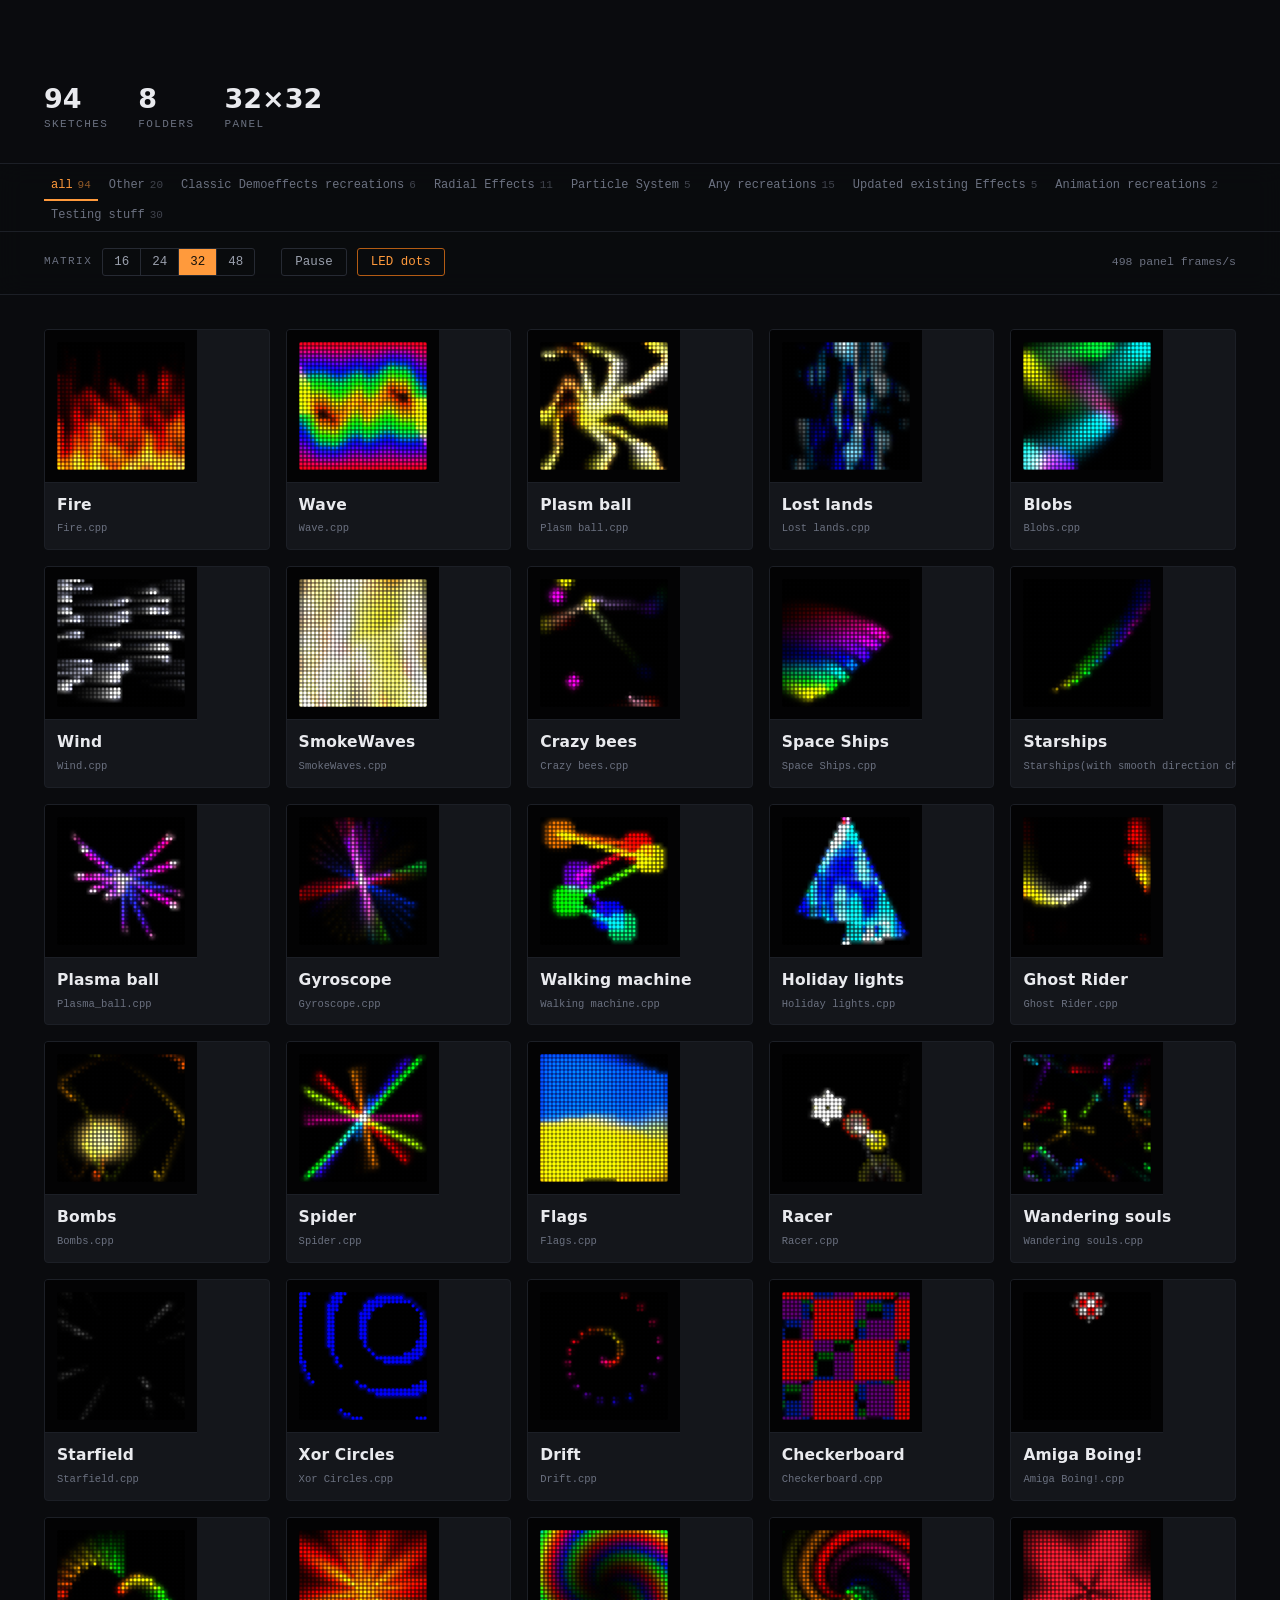
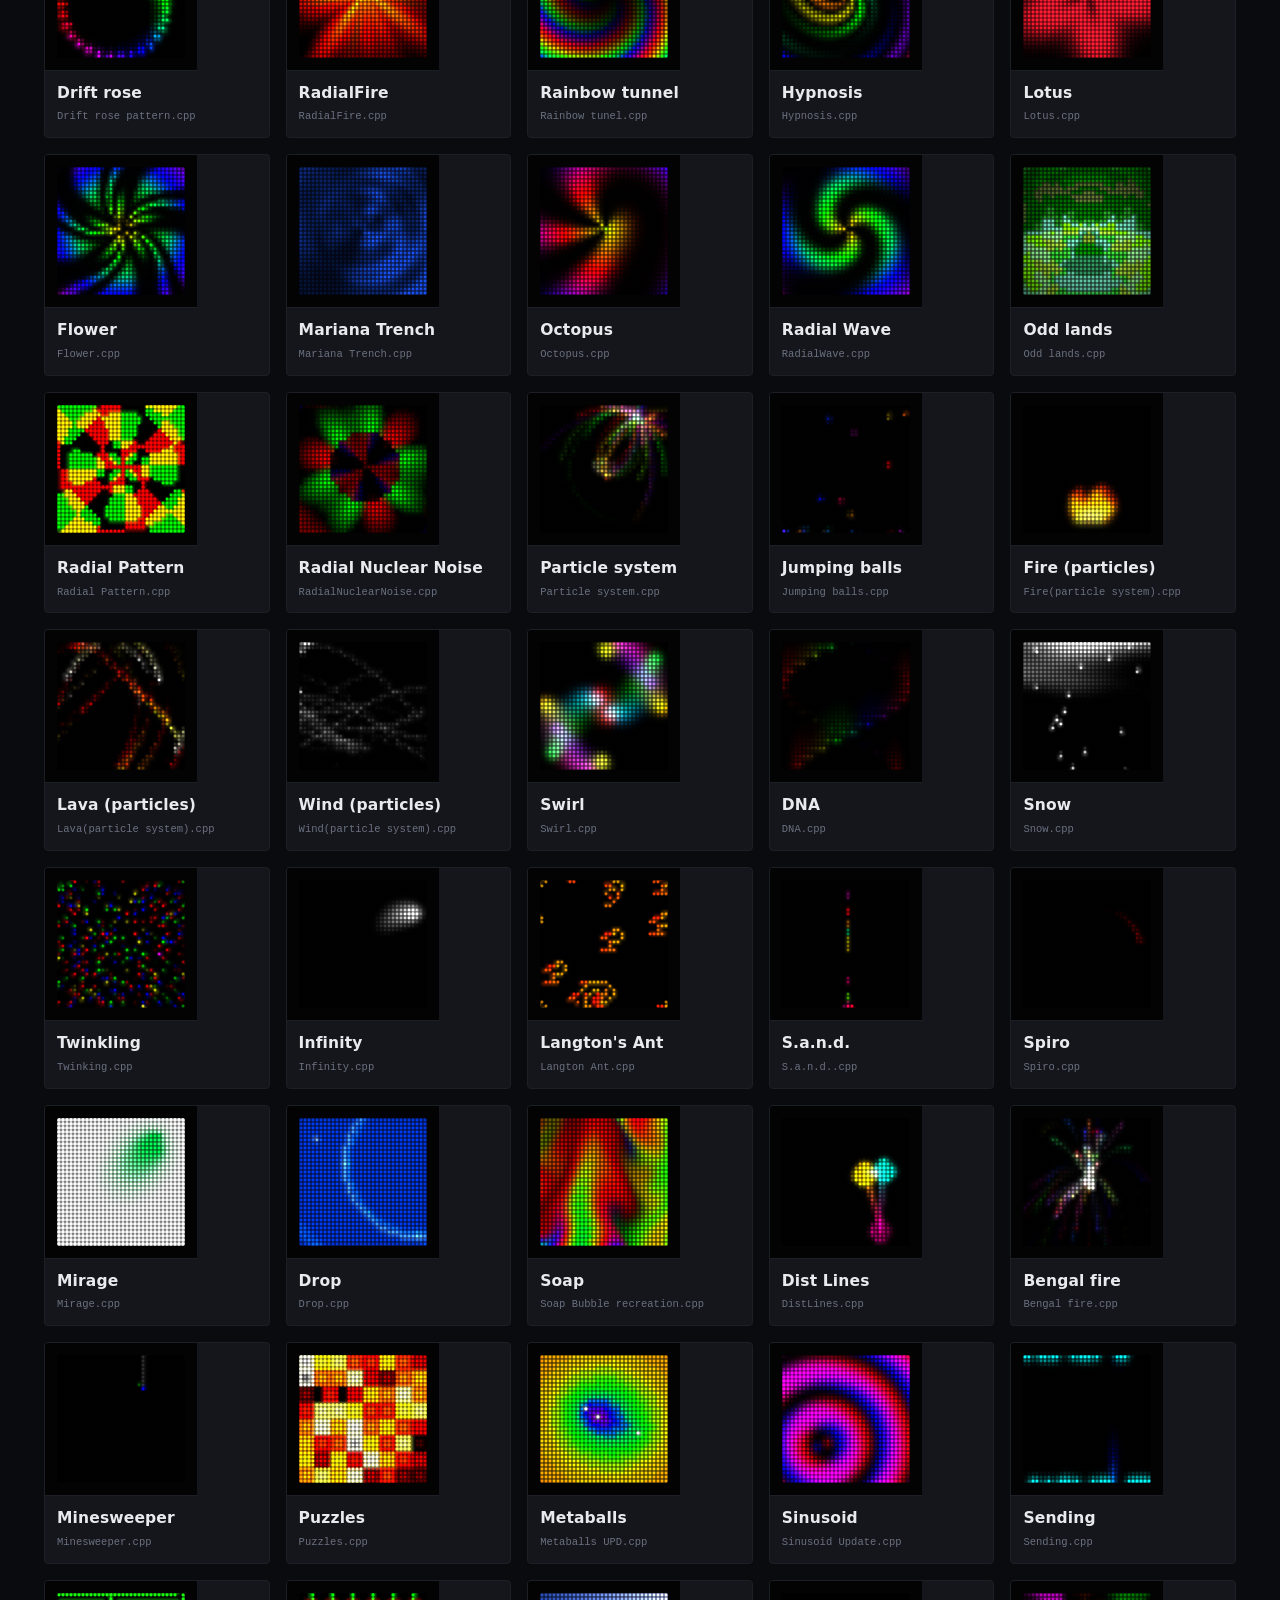
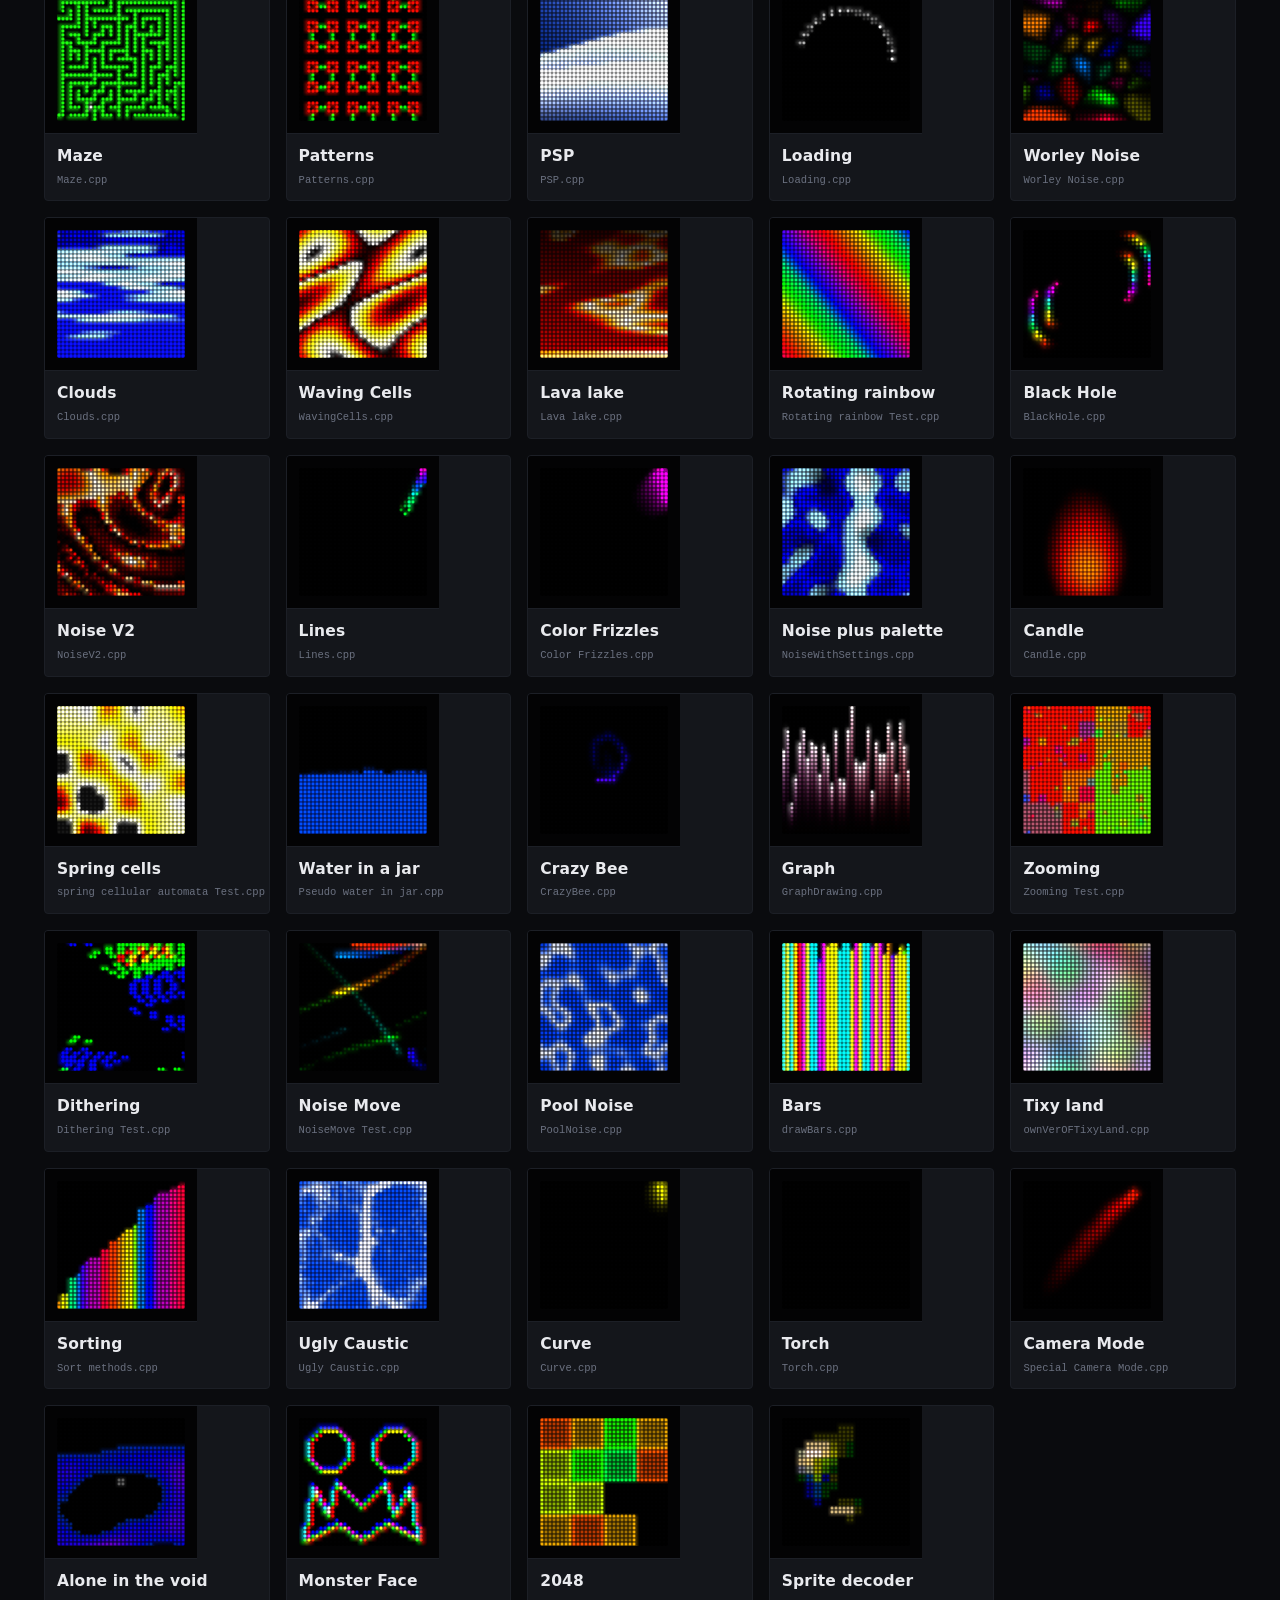
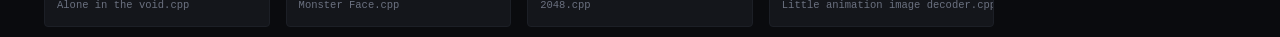
<file: docs/index.html>
<!doctype html>
<html lang="en">
<head>
<meta charset="utf-8">
<meta name="viewport" content="width=device-width, initial-scale=1">
<title>Soulmatelights Sketchbook</title>
<link rel="stylesheet" href="style.css">
</head>
<body>
<header class="masthead wrap">
  <dl class="stats">
    <div><dt>Sketches</dt><dd id="stat-count">94</dd></div>
    <div><dt>Folders</dt><dd id="stat-folders">8</dd></div>
    <div><dt>Panel</dt><dd id="stat-panel">32×32</dd></div>
  </dl>
</header>

<div class="toolbar">
  <div class="wrap dirs" id="dirs"></div>
  <div class="wrap controls">
    <div class="field">
      <span>Matrix</span>
      <div class="seg" id="sizes">
        <button type="button" data-n="16" aria-pressed="false">16</button>
        <button type="button" data-n="24" aria-pressed="false">24</button>
        <button type="button" data-n="32" aria-pressed="true">32</button>
        <button type="button" data-n="48" aria-pressed="false">48</button>
      </div>
    </div>
    <div class="field">
      <button type="button" class="btn" id="play" aria-pressed="false">Pause</button>
      <button type="button" class="btn" id="led" aria-pressed="true">LED dots</button>
    </div>
    <div class="spacer"></div>
    <p class="fps" id="fps">&nbsp;</p>
  </div>
</div>

<main class="wall wrap" id="wall"></main>

<dialog class="detail" id="detail">
  <div class="detail-head">
    <div>
      <h2 id="d-name"></h2>
      <p id="d-note"></p>
    </div>
    <div class="spacer"></div>
    <button type="button" class="btn" id="d-close">Close</button>
  </div>
  <div class="detail-body">
    <div class="stage">
      <div class="screen"><canvas id="d-canvas"></canvas></div>
      <div class="params" id="d-params" hidden>
        <div class="params-head">
          <span>Settings</span>
          <button type="button" class="btn tiny" id="d-reset">Reset</button>
        </div>
        <div id="d-fields"></div>
      </div>
    </div>
    <div class="src">
      <div class="src-head">
        <span id="d-path"></span>
        <a id="d-link" href="#" target="_blank" rel="noopener">View on GitHub &#8599;</a>
      </div>
      <pre id="d-src"><code id="d-code"></code></pre>
    </div>
  </div>
</dialog>

<script src="fastled.js"></script>
<script src="effects.js"></script>
<script src="sources.js"></script>
<script src="app.js"></script>
</body>
</html>
</file>
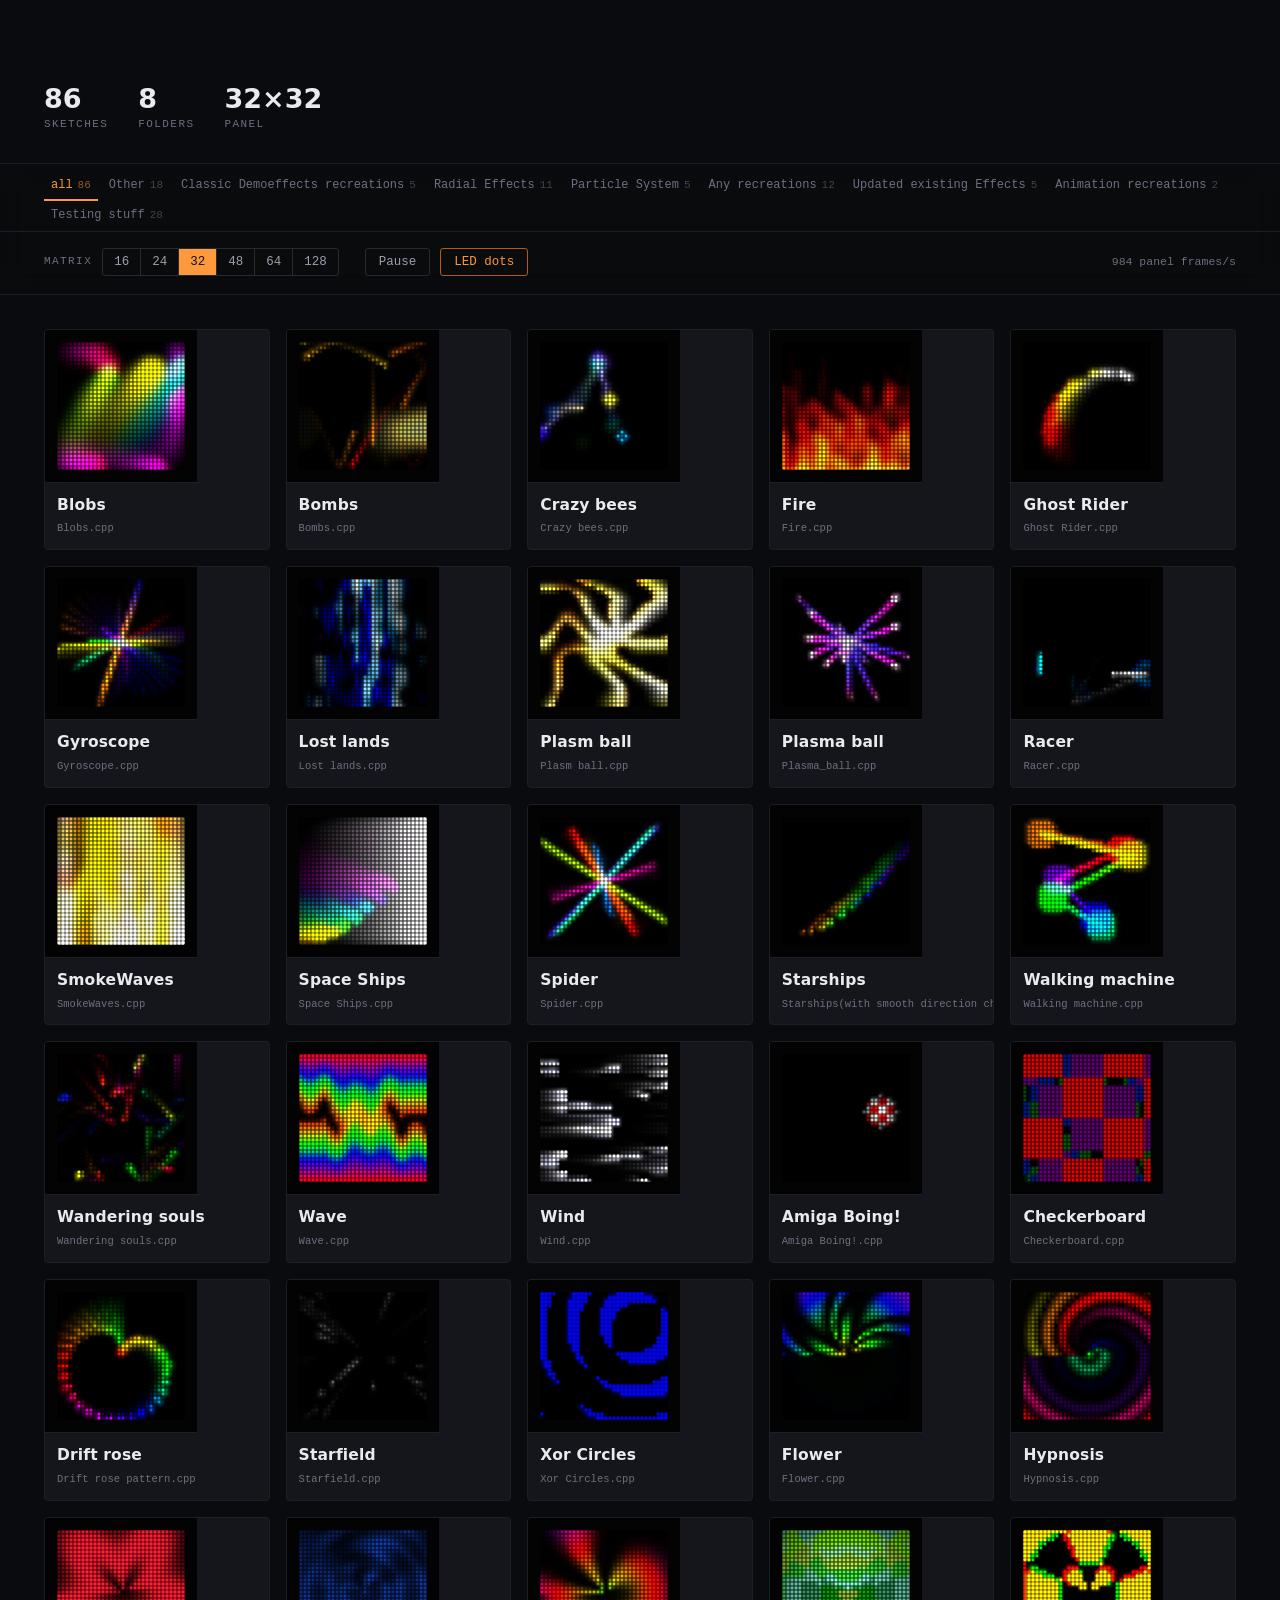
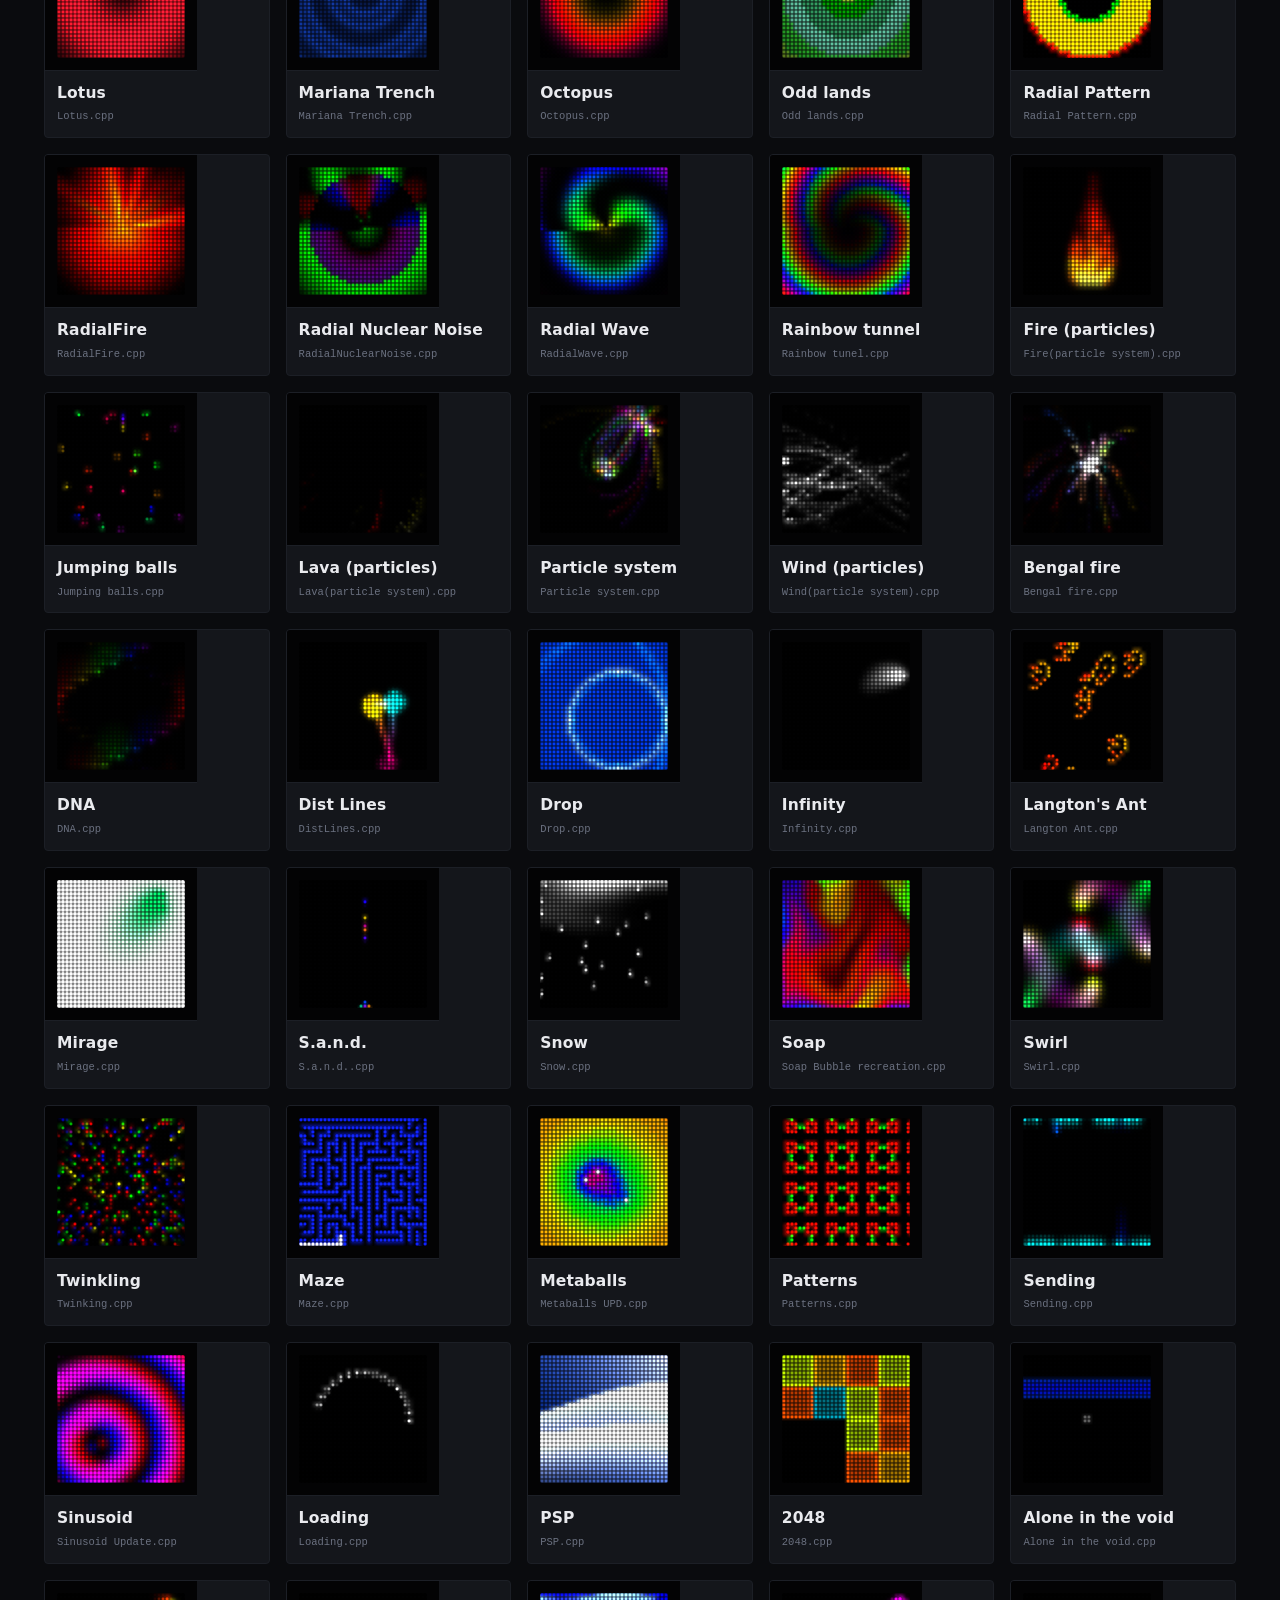
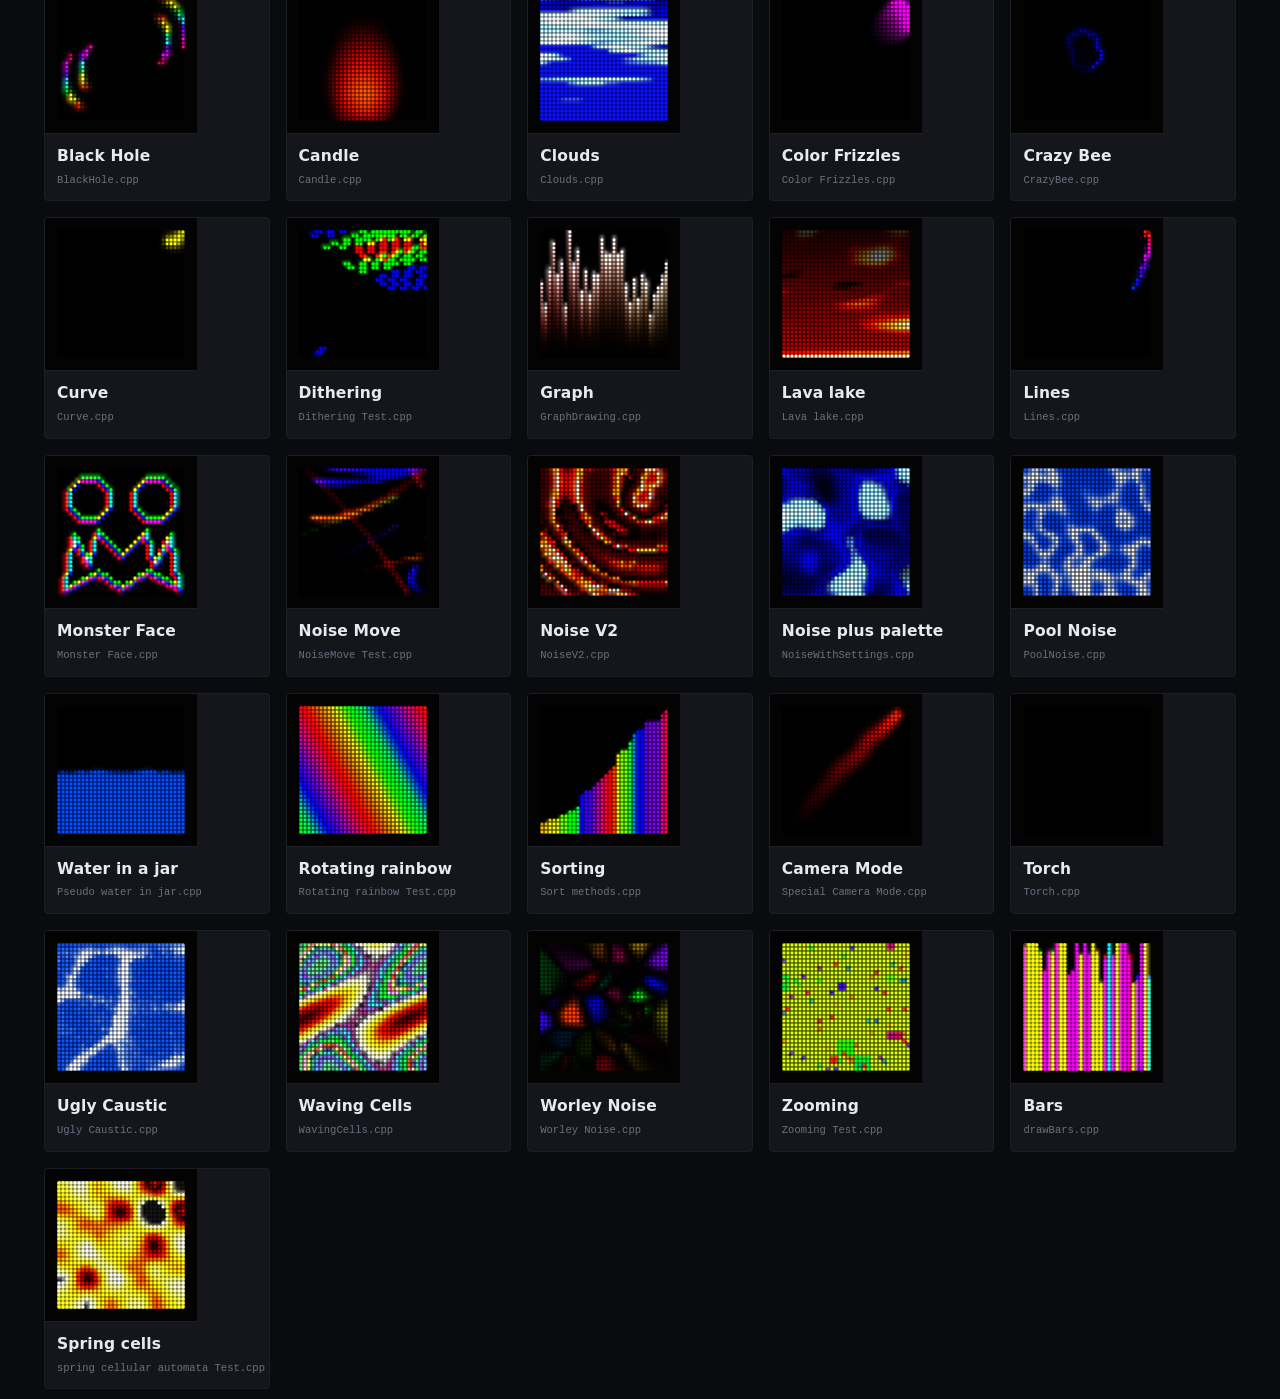
<file: docs/wasm.html>
<!doctype html>
<html lang="en">
<head>
<meta charset="utf-8">
<meta name="viewport" content="width=device-width, initial-scale=1">
<title>Soulmatelights Sketchbook - compiled</title>
<link rel="stylesheet" href="style.css">
</head>
<body>
<header class="masthead wrap">
  <dl class="stats">
    <div><dt>Sketches</dt><dd id="stat-count">94</dd></div>
    <div><dt>Folders</dt><dd id="stat-folders">8</dd></div>
    <div><dt>Panel</dt><dd id="stat-panel">32×32</dd></div>
  </dl>
</header>

<div class="toolbar">
  <div class="wrap dirs" id="dirs"></div>
  <div class="wrap controls">
    <div class="field">
      <span>Matrix</span>
      <div class="seg" id="sizes">
        <button type="button" data-n="16" aria-pressed="false">16</button>
        <button type="button" data-n="24" aria-pressed="false">24</button>
        <button type="button" data-n="32" aria-pressed="true">32</button>
        <button type="button" data-n="48" aria-pressed="false">48</button>
        <button type="button" data-n="64" aria-pressed="false">64</button>
        <button type="button" data-n="128" aria-pressed="false">128</button>
      </div>
    </div>
    <div class="field">
      <button type="button" class="btn" id="play" aria-pressed="false">Pause</button>
      <button type="button" class="btn" id="led" aria-pressed="true">LED dots</button>
    </div>
    <div class="spacer"></div>
    <p class="fps" id="fps">&nbsp;</p>
  </div>
</div>

<main class="wall wrap" id="wall"></main>

<dialog class="detail" id="detail">
  <div class="detail-head">
    <div>
      <h2 id="d-name"></h2>
      <p id="d-note"></p>
    </div>
    <div class="spacer"></div>
    <button type="button" class="btn" id="d-close">Close</button>
  </div>
  <div class="detail-body">
    <div class="stage">
      <div class="screen"><canvas id="d-canvas"></canvas></div>
      <div class="params" id="d-params" hidden>
        <div class="params-head">
          <span>Settings</span>
          <button type="button" class="btn tiny" id="d-reset">Reset</button>
        </div>
        <div id="d-fields"></div>
      </div>
    </div>
    <div class="src">
      <div class="src-head">
        <span id="d-path"></span>
        <a id="d-link" href="#" target="_blank" rel="noopener">View on GitHub &#8599;</a>
      </div>
      <pre id="d-src"><code id="d-code"></code></pre>
    </div>
  </div>
</dialog>

<script src="labels.js"></script>
<script src="wasm-effects.js"></script>
<script src="sources.js"></script>
<script src="wasm-app.js"></script>
</body>
</html>
</file>
<file: docs/style.css>
/* Soulmate Sketchbook — a wall of LED panels in a dark workshop.
   Deliberately single-theme: these effects are emissive, they only
   read against a dark ground. Every colour is painted explicitly. */
:root {
  --ground: #0a0b0e;
  --ground-2: #101216;
  --surface: #14161b;
  --surface-2: #191c22;
  --line: #262a33;
  --line-soft: #1c1f26;
  --ink: #e9eaee;
  --ink-dim: #9aa0ad;
  --ink-faint: #6b7180;
  --ember: #ff9a3c;
  --ember-deep: #b35c14;
  --ember-glow: rgba(255, 154, 60, 0.16);
  --display: "Chakra Petch", "Segoe UI", system-ui, sans-serif;
  --body: "IBM Plex Sans", system-ui, -apple-system, sans-serif;
  --mono: "IBM Plex Mono", ui-monospace, "SFMono-Regular", Menlo, monospace;
  --gut: clamp(18px, 4vw, 44px);
}

* { box-sizing: border-box; }

body {
  margin: 0;
  background:
    radial-gradient(1100px 620px at 78% -12%, rgba(255, 154, 60, 0.07), transparent 62%),
    var(--ground);
  color: var(--ink);
  font-family: var(--body);
  font-size: 16px;
  line-height: 1.6;
  -webkit-font-smoothing: antialiased;
}

.wrap { max-width: 1320px; margin: 0 auto; padding: 0 var(--gut); }

/* ---------------------------------------------------------- masthead */
.masthead {
  display: grid;
  grid-template-columns: minmax(0, 1fr);
  gap: 34px;
  padding-top: clamp(40px, 7vw, 84px);
  padding-bottom: 30px;
}
@media (min-width: 900px) {
  .masthead { grid-template-columns: minmax(0, 1fr) auto; align-items: end; }
}
.eyebrow {
  margin: 0 0 14px;
  font-family: var(--mono);
  font-size: 12px;
  letter-spacing: 0.16em;
  text-transform: uppercase;
  color: var(--ember);
}
.eyebrow span { color: var(--ink-faint); }
h1 {
  margin: 0;
  font-family: var(--display);
  font-weight: 700;
  font-size: clamp(38px, 7.4vw, 76px);
  line-height: 0.95;
  letter-spacing: -0.02em;
  text-wrap: balance;
}
h1 em {
  font-style: normal;
  color: transparent;
  background: linear-gradient(96deg, var(--ember) 8%, #ffd79a 92%);
  -webkit-background-clip: text;
  background-clip: text;
}
.lede {
  margin: 18px 0 0;
  max-width: 60ch;
  color: var(--ink-dim);
  font-size: clamp(15px, 1.5vw, 17.5px);
}
.lede a, .colophon a { color: var(--ink); text-decoration: none; border-bottom: 1px solid var(--ember-deep); }
.lede a:hover, .colophon a:hover { color: var(--ember); border-bottom-color: var(--ember); }

.stats { display: flex; gap: 30px; margin: 0; flex-wrap: wrap; }
@media (max-width: 620px) {
  .stats { display: grid; grid-template-columns: repeat(2, minmax(0, 1fr)); gap: 16px 22px; }
}
.stats div { display: flex; flex-direction: column-reverse; gap: 2px; }
.stats dt {
  font-family: var(--mono);
  font-size: 11px;
  letter-spacing: 0.13em;
  text-transform: uppercase;
  color: var(--ink-faint);
}
.stats dd {
  margin: 0;
  font-family: var(--display);
  font-weight: 600;
  font-size: 27px;
  line-height: 1.1;
  font-variant-numeric: tabular-nums;
}

/* ----------------------------------------------------------- toolbar */
.toolbar {
  position: sticky;
  top: 0;
  z-index: 20;
  background: rgba(10, 11, 14, 0.82);
  backdrop-filter: blur(12px);
  border-top: 1px solid var(--line-soft);
  border-bottom: 1px solid var(--line-soft);
}
.toolbar .wrap {
  display: flex;
  align-items: center;
  gap: 12px 26px;
  flex-wrap: wrap;
  padding-top: 11px;
  padding-bottom: 11px;
}
/* the directory row */
.toolbar .dirs {
  gap: 2px 4px;
  padding-bottom: 0;
  border-bottom: 1px solid var(--line-soft);
  padding-top: 9px;
}
.toolbar .dirs + .controls { padding-top: 9px; }
.dir {
  appearance: none;
  border: 0;
  border-bottom: 2px solid transparent;
  background: transparent;
  color: var(--ink-faint);
  font-family: var(--mono);
  font-size: 12px;
  padding: 5px 7px 7px;
  cursor: pointer;
  white-space: nowrap;
}
.dir b { font-weight: 400; }
.dir i { font-style: normal; opacity: 0.55; margin-left: 5px; font-size: 11px; }
.dir:hover { color: var(--ink); }
.dir[aria-pressed="true"] { color: var(--ember); border-bottom-color: var(--ember); }
.field { display: flex; align-items: center; gap: 10px; }
.field > span {
  font-family: var(--mono);
  font-size: 11px;
  letter-spacing: 0.13em;
  text-transform: uppercase;
  color: var(--ink-faint);
}
.seg { display: flex; border: 1px solid var(--line); border-radius: 3px; overflow: hidden; }
.seg button {
  appearance: none;
  border: 0;
  border-right: 1px solid var(--line);
  background: transparent;
  color: var(--ink-dim);
  font-family: var(--mono);
  font-size: 12.5px;
  padding: 6px 11px;
  cursor: pointer;
  font-variant-numeric: tabular-nums;
}
.seg button:last-child { border-right: 0; }
.seg button:hover { color: var(--ink); background: var(--surface-2); }
.seg button[aria-pressed="true"] { background: var(--ember); color: #16120c; font-weight: 500; }
.btn {
  appearance: none;
  border: 1px solid var(--line);
  border-radius: 3px;
  background: transparent;
  color: var(--ink-dim);
  font-family: var(--mono);
  font-size: 12.5px;
  padding: 6px 13px;
  cursor: pointer;
}
.btn:hover { color: var(--ink); border-color: var(--ember-deep); }
.btn[aria-pressed="true"] { color: var(--ember); border-color: var(--ember-deep); }
.spacer { flex: 1 1 auto; }
.fps { font-family: var(--mono); font-size: 11.5px; color: var(--ink-faint); font-variant-numeric: tabular-nums; }
:focus-visible { outline: 2px solid var(--ember); outline-offset: 2px; }

/* -------------------------------------------------------------- wall */
.wall { padding-top: 34px; padding-bottom: 10px; }
.grid {
  display: grid;
  grid-template-columns: repeat(auto-fill, minmax(196px, 1fr));
  gap: 16px;
}
.module {
  position: relative;
  min-width: 0;
  display: flex;
  flex-direction: column;
  gap: 0;
  padding: 0;
  border: 1px solid var(--line-soft);
  border-radius: 4px;
  background: var(--surface);
  cursor: pointer;
  text-align: left;
  color: inherit;
  font: inherit;
  overflow: hidden;
  transition: border-color 0.18s ease, transform 0.18s ease;
}
.module:hover, .module:focus-visible { border-color: var(--ember-deep); transform: translateY(-2px); }
.module:hover .screen::after { opacity: 1; }
.screen {
  position: relative;
  display: grid;
  place-items: center;
  padding: 12px;
  background: #030304;
  border-bottom: 1px solid var(--line-soft);
}
.screen::after {                       /* glass reflection, on hover only */
  content: "";
  position: absolute;
  inset: 0;
  background: linear-gradient(112deg, rgba(255, 255, 255, 0.05) 0%, transparent 42%);
  opacity: 0;
  transition: opacity 0.18s ease;
  pointer-events: none;
}
.screen canvas { display: block; border-radius: 2px; }
.module .meta { padding: 10px 12px 12px; display: flex; flex-direction: column; gap: 3px; }
.module h3 {
  margin: 0;
  font-family: var(--display);
  font-weight: 600;
  font-size: 15.5px;
  letter-spacing: 0.01em;
}
.module .path {
  margin: 0;
  font-family: var(--mono);
  font-size: 10.5px;
  color: var(--ink-faint);
  white-space: nowrap;
  overflow: hidden;
  text-overflow: ellipsis;
}

/* ------------------------------------------------------------ detail */
dialog.detail {
  width: min(1120px, calc(100vw - 28px));
  max-height: calc(100vh - 28px);
  padding: 0;
  border: 1px solid var(--line);
  border-radius: 5px;
  background: var(--ground-2);
  color: var(--ink);
  overflow: hidden;
}
dialog.detail::backdrop { background: rgba(4, 5, 7, 0.82); }
.detail-head {
  display: flex;
  align-items: flex-start;
  gap: 18px;
  padding: 18px 20px 16px;
  border-bottom: 1px solid var(--line-soft);
}
.detail-head h2 {
  margin: 0;
  font-family: var(--display);
  font-weight: 700;
  font-size: 25px;
  letter-spacing: -0.01em;
}
.detail-head p { margin: 3px 0 0; color: var(--ink-dim); font-size: 14px; }
.detail-body { display: grid; grid-template-columns: minmax(0, 1fr); }
@media (min-width: 860px) {
  .detail-body { grid-template-columns: auto minmax(0, 1fr); }
}
.stage { display: flex; flex-direction: column; min-width: 0; border-right: 1px solid var(--line-soft); }
.detail-body .screen { border-bottom: 1px solid var(--line-soft); padding: 22px; }

/* ---------------------------------------------------------- settings */
/* the sketch's #defines and tuning globals, editable while it runs */
.params {
  padding: 14px 20px 18px;
  overflow-y: auto;
  max-height: min(34vh, 300px);
}
.params[hidden] { display: none; }
.params-head {
  display: flex;
  align-items: center;
  gap: 12px;
  margin-bottom: 12px;
  font-family: var(--mono);
  font-size: 10.5px;
  letter-spacing: 0.14em;
  text-transform: uppercase;
  color: var(--ink-faint);
}
.params-head .btn.tiny { margin-left: auto; padding: 3px 9px; font-size: 10.5px; }
#d-fields { display: grid; gap: 11px; min-width: 230px; }
.param { display: grid; grid-template-columns: minmax(0, 1fr) auto; gap: 3px 10px; align-items: baseline; }
.param > label { font-size: 12.5px; color: var(--ink-dim); }
.param > output {
  font-family: var(--mono);
  font-size: 11.5px;
  color: var(--ember);
  font-variant-numeric: tabular-nums;
}
.param > .wide { grid-column: 1 / -1; }
.param input[type="range"] {
  -webkit-appearance: none;
  appearance: none;
  width: 100%;
  height: 3px;
  margin: 4px 0 0;
  border-radius: 2px;
  background: var(--line);
  accent-color: var(--ember);
  cursor: pointer;
}
.param input[type="range"]::-webkit-slider-thumb {
  -webkit-appearance: none;
  width: 13px;
  height: 13px;
  margin-top: -5px;
  border-radius: 50%;
  background: var(--ember);
  cursor: pointer;
}
.param input[type="range"]::-moz-range-thumb {
  width: 13px;
  height: 13px;
  border: 0;
  border-radius: 50%;
  background: var(--ember);
  cursor: pointer;
}
.param select {
  width: 100%;
  margin-top: 2px;
  padding: 5px 8px;
  border: 1px solid var(--line);
  border-radius: 3px;
  background: var(--surface-2);
  color: var(--ink);
  font: inherit;
  font-size: 12.5px;
  cursor: pointer;
}
.param select:focus-visible, .param input:focus-visible { outline: 1px solid var(--ember-deep); outline-offset: 1px; }
/* a card whose sketch is running with edited settings */
.module[data-tuned="1"] .meta h3::after {
  content: "";
  display: inline-block;
  width: 5px;
  height: 5px;
  margin-left: 6px;
  border-radius: 50%;
  vertical-align: 0.15em;
  background: var(--ember);
}
.src { display: flex; flex-direction: column; min-width: 0; background: var(--surface); }
.src-head {
  display: flex;
  align-items: center;
  gap: 14px;
  padding: 9px 16px;
  border-bottom: 1px solid var(--line-soft);
  font-family: var(--mono);
  font-size: 11.5px;
  color: var(--ink-faint);
}
.src-head a { margin-left: auto; color: var(--ember); text-decoration: none; white-space: nowrap; }
.src-head a:hover { text-decoration: underline; }
.src pre {
  margin: 0;
  padding: 16px;
  overflow: auto;
  max-height: min(56vh, 520px);
  font-family: var(--mono);
  font-size: 12px;
  line-height: 1.7;
  tab-size: 2;
}
.src code { color: #cfd3dc; }
.src .c { color: #5f6672; font-style: italic; }   /* comment */
.src .k { color: var(--ember); }                  /* keyword / type */
.src .n { color: #7fd8c6; }                       /* number */
.src .s { color: #d7b06a; }                       /* string */
.src .p { color: #9a8ce0; }                       /* preprocessor */

/* ---------------------------------------------------------- colophon */
.colophon {
  margin-top: 26px;
  padding-top: 30px;
  padding-bottom: 60px;
  border-top: 1px solid var(--line-soft);
  color: var(--ink-faint);
  font-size: 13.5px;
  display: grid;
  gap: 8px;
}
.colophon p { margin: 0; max-width: 78ch; }
.colophon .mono { font-family: var(--mono); font-size: 12px; }
.colophon .mono a { white-space: nowrap; }

@media (prefers-reduced-motion: reduce) {
  .module { transition: none; }
}
</file>
